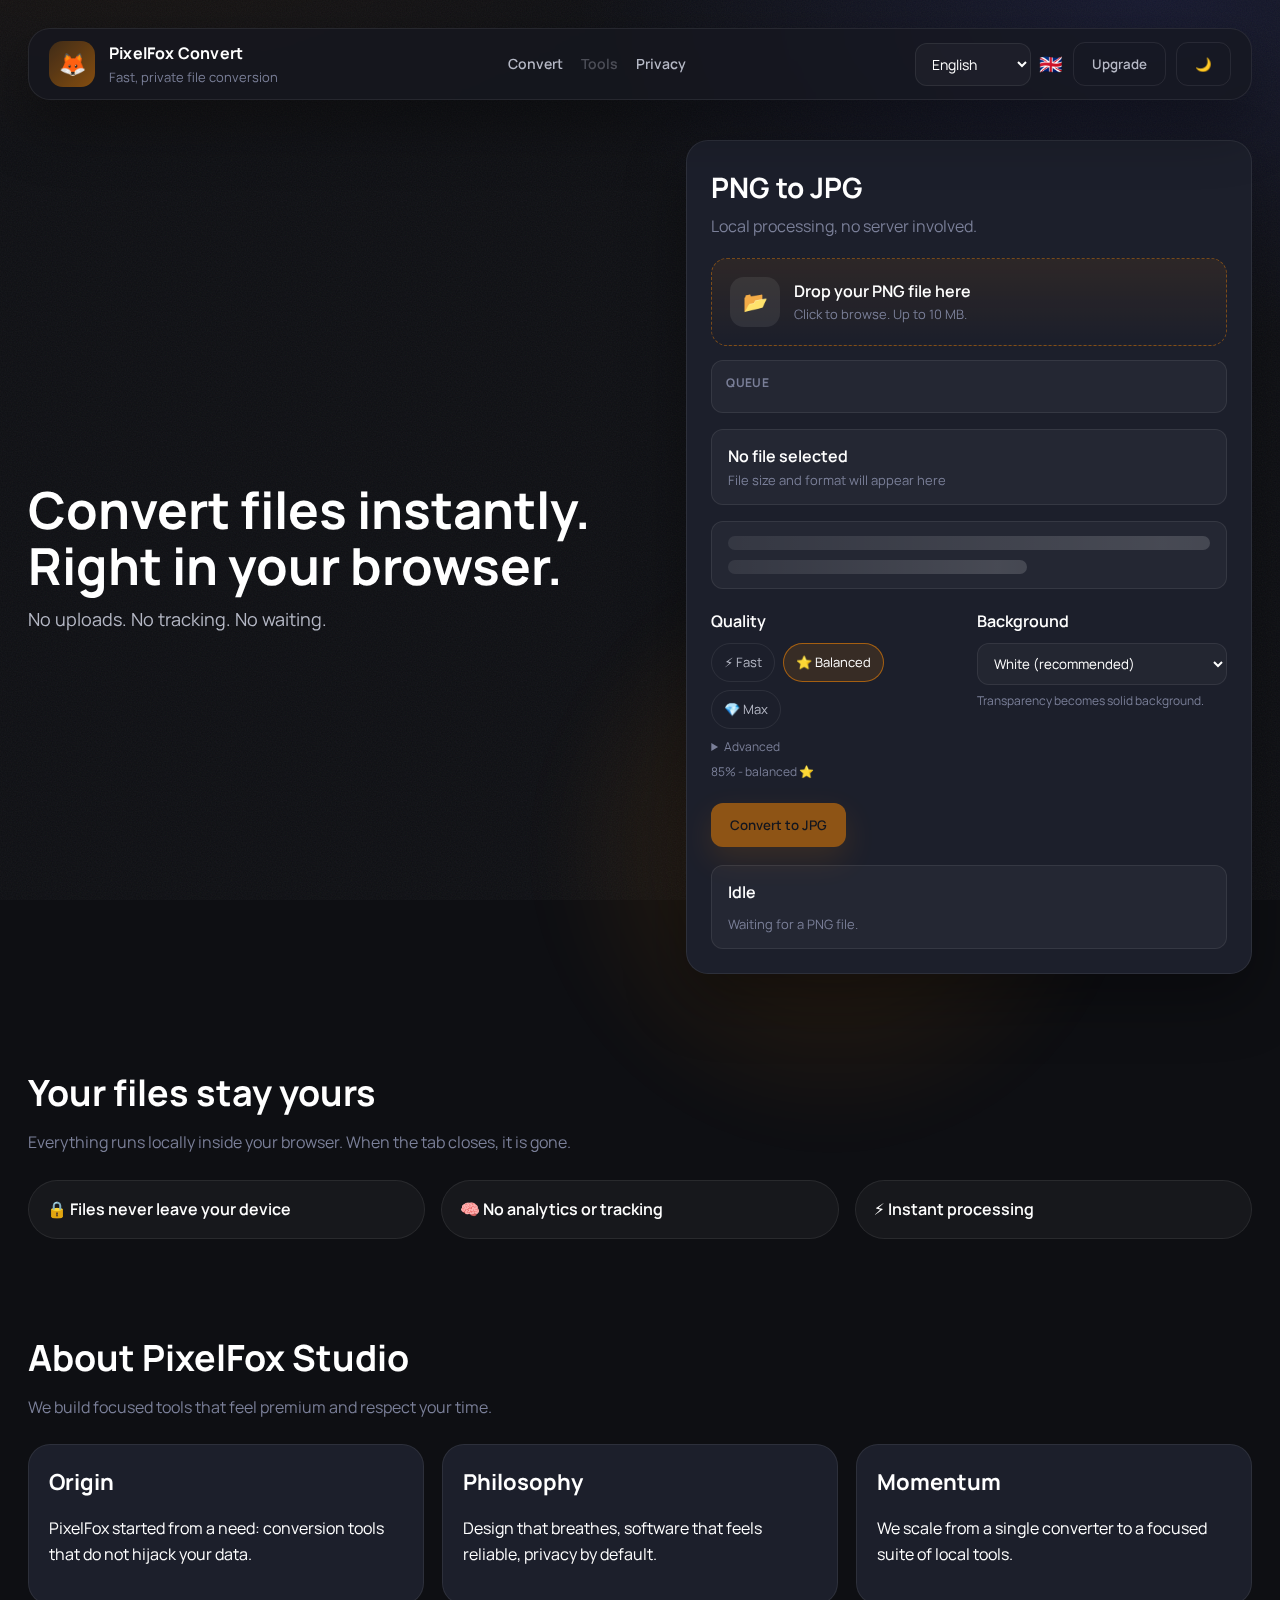
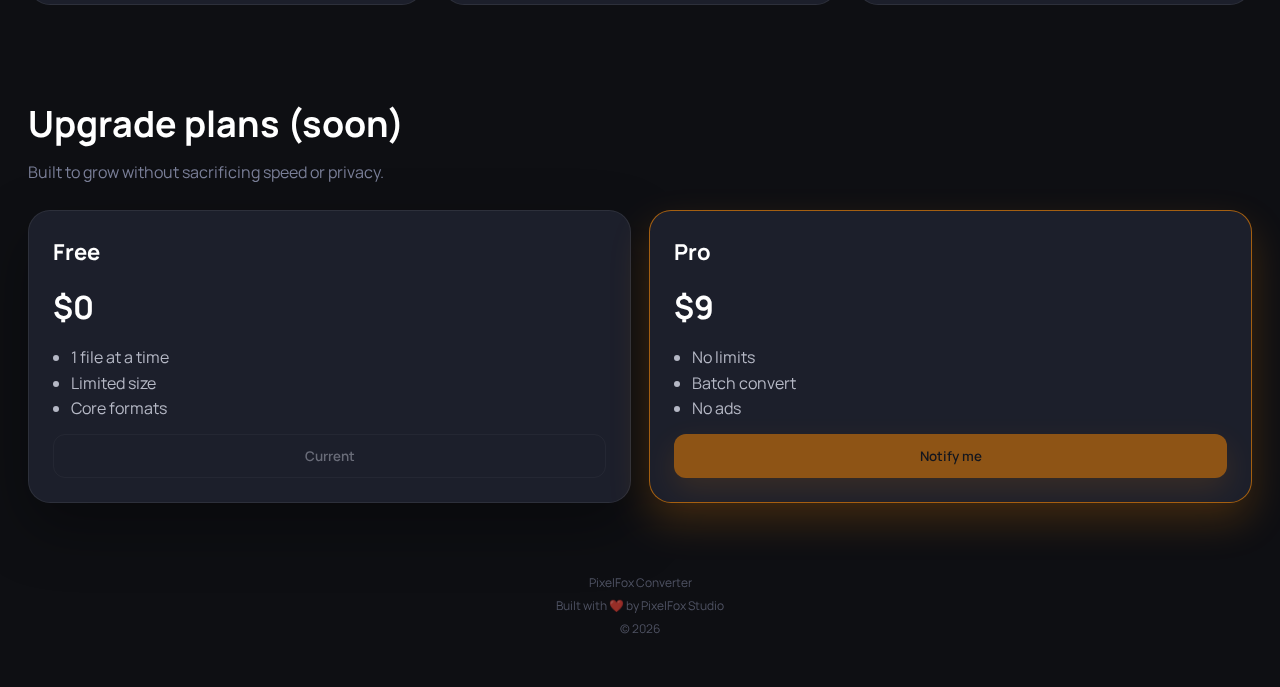
<file: index.html>
﻿<!doctype html>
<html lang="en" data-theme="dark">
<head>
  <meta charset="utf-8" />
  <meta name="viewport" content="width=device-width, initial-scale=1" />
  <title>PixelFox Converter — Fast & Private PNG to JPG (Local)</title>
  <meta name="description" content="Convert PNG to JPG locally in your browser. No uploads, fast, private, and free." />
  <meta property="og:title" content="PixelFox Converter" />
  <meta property="og:site_name" content="PixelFox Converter" />
  <meta property="og:description" content="Fast. Private. Local." />
  <meta property="og:image" content="https://pixelfox.dev/assets/images/og.png" />
  <meta property="og:image:width" content="1200" />
  <meta property="og:image:height" content="630" />
  <meta property="og:type" content="website" />
  <meta name="twitter:card" content="summary_large_image" />
  <meta name="twitter:title" content="PixelFox Converter" />
  <meta name="twitter:description" content="Fast. Private. Local." />
  <meta name="twitter:image" content="https://pixelfox.dev/assets/images/og.png" />
  <meta name="theme-color" content="#0e0f13" />
  <link rel="manifest" href="/manifest.json" />
  <link rel="apple-touch-icon" sizes="180x180" href="/assets/images/icon-180.png" />
  <link rel="apple-touch-icon" sizes="192x192" href="/assets/images/icon-192.png" />
  <link rel="icon" type="image/png" sizes="16x16" href="/assets/images/favicon-16.png" />
  <link rel="icon" type="image/png" sizes="32x32" href="/assets/images/favicon-32.png" />
  <link rel="icon" type="image/png" sizes="48x48" href="/assets/images/favicon-48.png" />
  <link rel="icon" type="image/png" sizes="64x64" href="/assets/images/favicon-64.png" />
  <link rel="preconnect" href="https://fonts.googleapis.com" />
  <link rel="preconnect" href="https://fonts.gstatic.com" crossorigin />
  <link href="https://fonts.googleapis.com/css2?family=Manrope:wght@400;500;600;700&display=swap" rel="stylesheet" />
  <link rel="stylesheet" href="style.css" />
</head>
<body>
  <div class="noise"></div>
  <div class="glow"></div>

  <header class="topbar">
    <div class="brand">
      <div class="brand-mark" aria-hidden="true">🦊</div>
      <div class="brand-text">
        <div class="brand-title">PixelFox Convert</div>
        <div class="brand-subtitle">Fast, private file conversion</div>
      </div>
    </div>

    <nav class="nav">
      <a href="#convert" class="nav-link">Convert</a>
      <span class="nav-link disabled" aria-disabled="true">Tools</span>
      <a href="#privacy" class="nav-link">Privacy</a>
    </nav>

    <div class="top-actions">
      <div id="offlineBadge" class="offline-badge" hidden>📴 Offline mode</div>
      <div class="language-picker">
        <label for="languageSelect" class="sr-only">Language</label>
        <select id="languageSelect" aria-label="Language selector">
          <option value="en" selected>English</option>
          <option value="ru">Русский</option>
        </select>
        <span id="languageFlag" class="language-flag" aria-hidden="true">🇬🇧</span>
      </div>
      <button id="installBtn" class="btn ghost" hidden>Install app</button>
      <button id="upgradeBtn" class="btn ghost">Upgrade</button>
      <button id="themeToggle" class="btn ghost" aria-label="Toggle theme">🌙</button>
    </div>
  </header>

  <main class="page">
    <section class="hero" id="convert">
      <div class="hero-text">
        <h1>Convert files instantly. Right in your browser.</h1>
        <p>No uploads. No tracking. No waiting.</p>
      </div>

      <section class="card converter" aria-live="polite">
        <div class="card-head">
          <div>
            <h2>PNG to JPG</h2>
            <p class="muted">Local processing, no server involved.</p>
          </div>
        </div>

        <div class="dropzone" id="dropzone" role="button" tabindex="0" aria-label="Upload PNG file">
          <input id="fileInput" type="file" accept="image/png" multiple hidden />
          <div class="dz-icon">📂</div>
          <div>
            <div class="dz-title">Drop your PNG file here</div>
            <div class="dz-meta">Click to browse. Up to 10 MB.</div>
          </div>
          <img id="preview" class="preview" alt="PNG preview" hidden />
        </div>
        <div class="queue-panel" id="queuePanel" hidden>
          <div class="queue-title">Queue</div>
          <div id="queueList" class="queue-list"></div>
        </div>

        <div class="file-info" id="fileInfo">
          <div class="file-name" id="fileName">No file selected</div>
          <div class="file-meta" id="fileMeta">File size and format will appear here</div>
        </div>
        <div class="file-skeleton" id="fileSkeleton" hidden aria-hidden="true">
          <div class="skeleton-line"></div>
          <div class="skeleton-line short"></div>
        </div>
        <div class="result-stats" id="resultStats" hidden></div>

        <div class="settings">
          <div class="control">
            <label for="qualityRange">Quality</label>
            <div class="preset-row">
              <button type="button" class="preset-btn active" data-quality="0.70">⚡ Fast</button>
              <button type="button" class="preset-btn" data-quality="0.85">⭐ Balanced</button>
              <button type="button" class="preset-btn" data-quality="0.95">💎 Max</button>
            </div>
            <details class="advanced-quality">
              <summary>Advanced</summary>
              <div class="control-row">
                <input id="qualityRange" type="range" min="0.7" max="0.95" step="0.01" value="0.85" />
                <span id="qualityValue">85%</span>
              </div>
            </details>
            <div class="control-hint" id="qualityHint">85% - balanced ⭐</div>
          </div>

          <div class="control">
            <label for="bgSelect">Background</label>
            <select id="bgSelect">
              <option value="white" selected>White (recommended)</option>
              <option value="black">Black</option>
            </select>
            <div class="control-hint">Transparency becomes solid background.</div>
          </div>
        </div>

        <div class="actions">
          <button id="convertBtn" class="btn primary" disabled>Convert to JPG</button>
          <button id="resetBtn" class="btn ghost" disabled>Convert another</button>
          <a id="downloadLink" class="btn primary" href="#" download hidden>Download JPG</a>
        </div>

        <div class="state-panel">
          <div class="state" id="status">Idle</div>
          <div class="progress" id="progress" hidden>
            <div class="progress-bar" id="progressBar"></div>
          </div>
          <div class="state-note" id="stateNote">Waiting for a PNG file.</div>
        </div>

        <div class="error" id="error" aria-live="assertive" hidden></div>
      </section>
    </section>

    <section class="section" id="privacy">
      <div class="section-head">
        <h2>Your files stay yours</h2>
        <p class="muted">Everything runs locally inside your browser. When the tab closes, it is gone.</p>
      </div>
      <div class="pill-grid">
        <div class="pill">🔒 Files never leave your device</div>
        <div class="pill">🧠 No analytics or tracking</div>
        <div class="pill">⚡ Instant processing</div>
      </div>
    </section>

    <section class="section" id="about">
      <div class="section-head">
        <h2>About PixelFox Studio</h2>
        <p class="muted">We build focused tools that feel premium and respect your time.</p>
      </div>
      <div class="grid-cards">
        <div class="card small">
          <h3>Origin</h3>
          <p>PixelFox started from a need: conversion tools that do not hijack your data.</p>
        </div>
        <div class="card small">
          <h3>Philosophy</h3>
          <p>Design that breathes, software that feels reliable, privacy by default.</p>
        </div>
        <div class="card small">
          <h3>Momentum</h3>
          <p>We scale from a single converter to a focused suite of local tools.</p>
        </div>
      </div>
    </section>

    <section class="section" id="upgrade">
      <div class="section-head">
        <h2>Upgrade plans (soon)</h2>
        <p class="muted">Built to grow without sacrificing speed or privacy.</p>
      </div>
      <div class="grid-cards">
        <div class="card plan">
          <div class="plan-title">Free</div>
          <div class="plan-price">$0</div>
          <ul class="plan-list">
            <li>1 file at a time</li>
            <li>Limited size</li>
            <li>Core formats</li>
          </ul>
          <button class="btn ghost" disabled>Current</button>
        </div>
        <div class="card plan highlight">
          <div class="plan-title">Pro</div>
          <div class="plan-price">$9</div>
          <ul class="plan-list">
            <li>No limits</li>
            <li>Batch convert</li>
            <li>No ads</li>
          </ul>
          <button class="btn primary" disabled>Notify me</button>
        </div>
      </div>
    </section>
  </main>

  <footer class="footer">
    <span>PixelFox Converter</span>
    <span>Built with ❤️ by PixelFox Studio</span>
    <span>© 2026</span>
  </footer>

  <script src="script.js"></script>
</body>
</html>
</file>
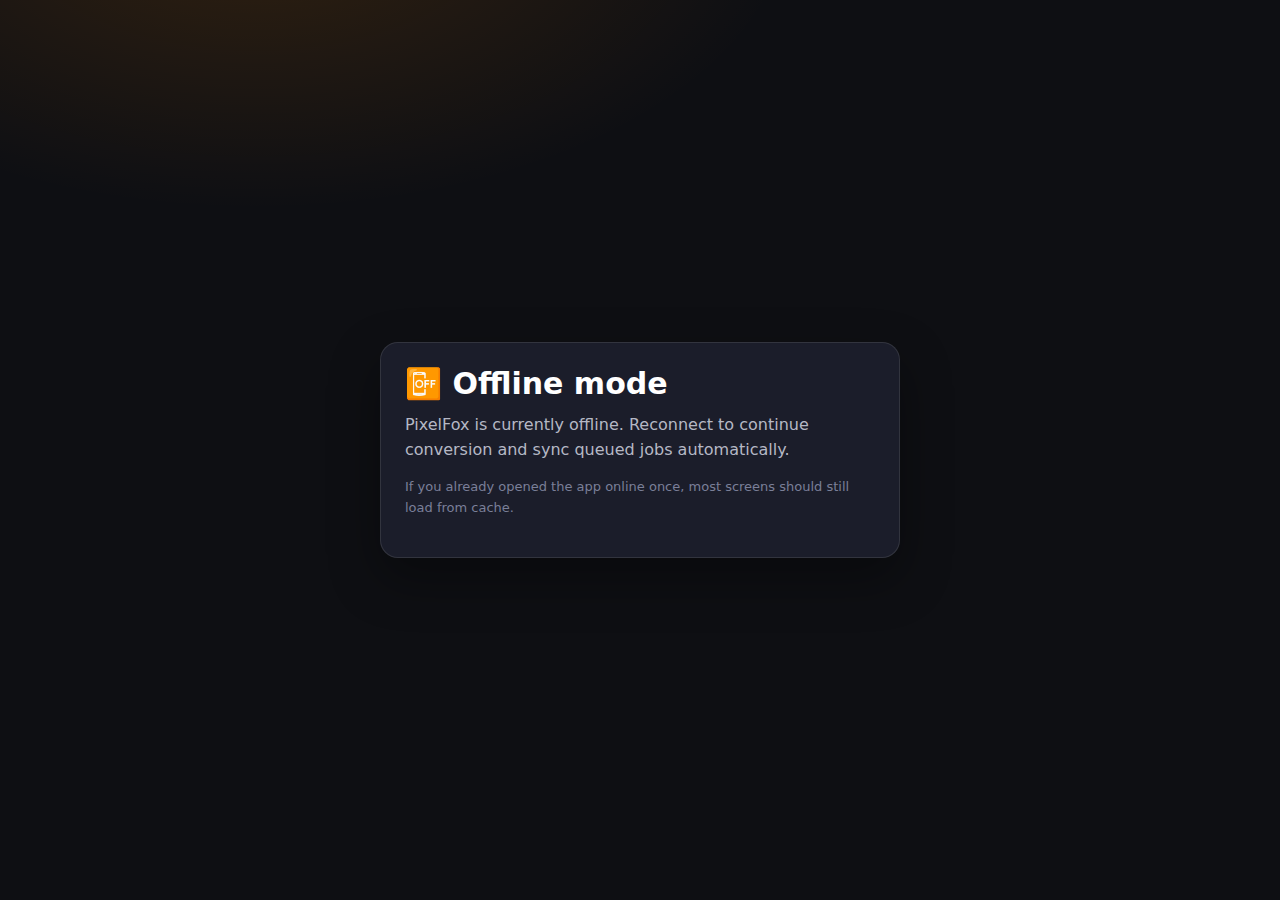
<file: offline.html>
<!doctype html>
<html lang="en">
<head>
  <meta charset="utf-8" />
  <meta name="viewport" content="width=device-width, initial-scale=1" />
  <title>PixelFox Converter - Offline</title>
  <meta name="theme-color" content="#0e0f13" />
  <style>
    :root {
      color-scheme: dark;
    }

    * {
      box-sizing: border-box;
    }

    body {
      margin: 0;
      min-height: 100vh;
      display: grid;
      place-items: center;
      padding: 24px;
      background: radial-gradient(900px 500px at 20% -10%, rgba(255, 138, 0, 0.15), transparent 60%),
        #0e0f13;
      color: #fff;
      font-family: "Manrope", system-ui, sans-serif;
    }

    .card {
      max-width: 520px;
      width: 100%;
      background: rgba(28, 31, 43, 0.95);
      border: 1px solid rgba(255, 255, 255, 0.1);
      border-radius: 18px;
      padding: 24px;
      box-shadow: 0 20px 50px rgba(0, 0, 0, 0.35);
    }

    h1 {
      margin: 0 0 10px;
      font-size: 30px;
      line-height: 1.15;
    }

    p {
      margin: 0 0 14px;
      color: #b5b8c5;
      line-height: 1.6;
    }

    .hint {
      font-size: 13px;
      color: #7a7f98;
    }
  </style>
</head>
<body>
  <main class="card">
    <h1>📴 Offline mode</h1>
    <p>PixelFox is currently offline. Reconnect to continue conversion and sync queued jobs automatically.</p>
    <p class="hint">If you already opened the app online once, most screens should still load from cache.</p>
  </main>
</body>
</html>
</file>
<file: style.css>
﻿:root {
  --bg-primary: #0e0f13;
  --bg-secondary: #151720;
  --card-bg: #1c1f2b;
  --accent: #ff8a00;
  --accent-hover: #ffa733;
  --accent-glow: rgba(255, 138, 0, 0.25);
  --text-primary: #ffffff;
  --text-secondary: #b5b8c5;
  --text-muted: #7a7f98;
  --error: #ff4d4d;
  --warning: #ffb020;
  --success: #4dff88;
  --border: rgba(255, 255, 255, 0.08);
  --shadow: 0 24px 60px rgba(0, 0, 0, 0.35);
  --radius-lg: 22px;
  --radius-md: 16px;
  --radius-sm: 12px;
  --transition: 220ms cubic-bezier(0.2, 0.8, 0.2, 1);
}

[data-theme="light"] {
  --bg-primary: #f6f4f2;
  --bg-secondary: #ffffff;
  --card-bg: #f9f7f2;
  --text-primary: #101217;
  --text-secondary: #3c4252;
  --text-muted: #6a7286;
  --border: rgba(16, 18, 23, 0.08);
  --shadow: 0 18px 40px rgba(16, 18, 23, 0.12);
}

* {
  box-sizing: border-box;
}

body {
  margin: 0;
  font-family: "Manrope", system-ui, sans-serif;
  color: var(--text-primary);
  background: radial-gradient(1200px 700px at 10% -10%, rgba(255, 138, 0, 0.08), transparent 55%),
    radial-gradient(1000px 600px at 90% 0%, rgba(83, 96, 255, 0.12), transparent 58%),
    var(--bg-primary);
  min-height: 100vh;
  padding: 28px 28px 48px;
  line-height: 1.6;
}

.noise {
  position: fixed;
  inset: 0;
  background-image: url("data:image/svg+xml,%3Csvg xmlns='http://www.w3.org/2000/svg' width='120' height='120' viewBox='0 0 120 120'%3E%3Cfilter id='n'%3E%3CfeTurbulence type='fractalNoise' baseFrequency='0.8' numOctaves='2' stitchTiles='stitch'/%3E%3C/filter%3E%3Crect width='120' height='120' filter='url(%23n)' opacity='0.06'/%3E%3C/svg%3E");
  pointer-events: none;
  z-index: -2;
}

.glow {
  position: fixed;
  inset: auto 10% -30% auto;
  width: 50vw;
  height: 50vw;
  background: radial-gradient(circle, rgba(255, 138, 0, 0.14), transparent 65%);
  filter: blur(20px);
  pointer-events: none;
  z-index: -1;
}

.topbar {
  display: flex;
  align-items: center;
  justify-content: space-between;
  gap: 20px;
  padding: 12px 20px;
  border-radius: var(--radius-lg);
  background: color-mix(in srgb, var(--bg-secondary) 70%, transparent);
  border: 1px solid var(--border);
  backdrop-filter: blur(14px);
  box-shadow: var(--shadow);
  position: sticky;
  top: 18px;
  z-index: 10;
}

.brand {
  display: flex;
  align-items: center;
  gap: 14px;
}

.brand-mark {
  width: 46px;
  height: 46px;
  border-radius: 14px;
  display: grid;
  place-items: center;
  background: linear-gradient(135deg, rgba(255, 138, 0, 0.18), rgba(255, 138, 0, 0.48));
  font-size: 22px;
}

.brand-title {
  font-weight: 700;
  letter-spacing: 0.2px;
}

.brand-subtitle {
  color: var(--text-muted);
  font-size: 13px;
}

.nav {
  display: flex;
  gap: 18px;
  align-items: center;
}

.nav-link {
  text-decoration: none;
  color: var(--text-secondary);
  font-weight: 600;
  font-size: 14px;
  transition: color var(--transition);
}

.nav-link:hover {
  color: var(--text-primary);
}

.nav-link.disabled {
  opacity: 0.35;
  cursor: not-allowed;
}

.top-actions {
  display: flex;
  gap: 10px;
  align-items: center;
}

.offline-badge {
  padding: 8px 10px;
  border-radius: 999px;
  border: 1px solid rgba(255, 77, 77, 0.35);
  background: rgba(255, 77, 77, 0.12);
  color: #ffb3b3;
  font-size: 12px;
  font-weight: 700;
  white-space: nowrap;
}

.language-picker {
  display: flex;
  align-items: center;
  gap: 8px;
}

.language-picker select {
  width: auto;
  min-width: 116px;
  padding: 10px 12px;
  border-radius: var(--radius-sm);
  border: 1px solid var(--border);
  background: rgba(255, 255, 255, 0.03);
  color: var(--text-primary);
  font-size: 14px;
}

.language-flag {
  font-size: 19px;
  line-height: 1;
}

.sr-only {
  position: absolute;
  width: 1px;
  height: 1px;
  padding: 0;
  margin: -1px;
  overflow: hidden;
  clip: rect(0, 0, 0, 0);
  white-space: nowrap;
  border: 0;
}

.page {
  display: flex;
  flex-direction: column;
  gap: 90px;
  margin-top: 40px;
}

.hero {
  display: grid;
  gap: 36px;
  grid-template-columns: minmax(0, 1.1fr) minmax(0, 1fr);
  align-items: center;
}

.hero-text h1 {
  font-size: clamp(40px, 4vw, 56px);
  margin: 0 0 12px;
  line-height: 1.1;
}

.hero-text p {
  font-size: 18px;
  color: var(--text-secondary);
  margin: 0;
}

.card {
  background: var(--card-bg);
  border-radius: var(--radius-lg);
  padding: 24px;
  border: 1px solid var(--border);
  box-shadow: var(--shadow);
}

.card-head {
  display: flex;
  align-items: center;
  justify-content: space-between;
  gap: 12px;
  margin-bottom: 18px;
}

.card h2 {
  margin: 0 0 4px;
  font-size: 28px;
}

.badge {
  padding: 6px 12px;
  border-radius: 999px;
  background: rgba(255, 138, 0, 0.18);
  color: var(--accent);
  font-weight: 600;
  font-size: 12px;
}

.muted {
  color: var(--text-muted);
  margin: 0;
}

.dropzone {
  display: flex;
  gap: 14px;
  align-items: center;
  padding: 18px;
  border-radius: var(--radius-md);
  border: 1px dashed rgba(255, 138, 0, 0.4);
  background: linear-gradient(180deg, rgba(255, 138, 0, 0.08), transparent);
  cursor: pointer;
  transition: transform var(--transition), border-color var(--transition), box-shadow var(--transition);
}

.dropzone:hover,
.dropzone:focus {
  outline: none;
  border-color: var(--accent);
  box-shadow: 0 0 0 4px var(--accent-glow);
  transform: translateY(-2px) scale(1.01);
}

.dropzone.dragging {
  border-color: var(--accent-hover);
  box-shadow: 0 0 0 6px rgba(255, 167, 51, 0.2);
}

.dz-icon {
  width: 50px;
  height: 50px;
  border-radius: 14px;
  display: grid;
  place-items: center;
  background: rgba(255, 255, 255, 0.08);
  font-size: 20px;
}

.dz-title {
  font-weight: 600;
  font-size: 16px;
}

.dz-meta {
  font-size: 13px;
  color: var(--text-muted);
}

.preview {
  width: 68px;
  height: 68px;
  border-radius: 12px;
  object-fit: cover;
  border: 1px solid var(--border);
  margin-left: auto;
  box-shadow: 0 10px 20px rgba(0, 0, 0, 0.2);
}

.preview.skeleton {
  background: linear-gradient(90deg, rgba(255, 255, 255, 0.08), rgba(255, 255, 255, 0.16), rgba(255, 255, 255, 0.08));
  background-size: 180% 100%;
  border-style: dashed;
  animation: shimmer 1.2s linear infinite;
}

.preview.reveal {
  animation: preview-in 320ms cubic-bezier(0.2, 0.8, 0.2, 1);
}

.file-info {
  margin-top: 16px;
  padding: 14px 16px;
  border-radius: var(--radius-sm);
  background: rgba(255, 255, 255, 0.04);
  border: 1px solid var(--border);
}

.queue-panel {
  margin-top: 14px;
  padding: 12px 14px;
  border-radius: var(--radius-sm);
  background: rgba(255, 255, 255, 0.04);
  border: 1px solid var(--border);
  display: grid;
  gap: 8px;
}

.queue-title {
  font-size: 12px;
  font-weight: 700;
  letter-spacing: 0.4px;
  text-transform: uppercase;
  color: var(--text-muted);
}

.queue-list {
  display: grid;
  gap: 6px;
}

.queue-item {
  display: flex;
  justify-content: space-between;
  gap: 10px;
  font-size: 13px;
}

.queue-item .status {
  color: var(--text-muted);
}

.file-skeleton {
  margin-top: 16px;
  padding: 14px 16px;
  border-radius: var(--radius-sm);
  background: rgba(255, 255, 255, 0.04);
  border: 1px solid var(--border);
  display: grid;
  gap: 10px;
}

.skeleton-line {
  height: 14px;
  border-radius: 999px;
  background: linear-gradient(90deg, rgba(255, 255, 255, 0.08), rgba(255, 255, 255, 0.16), rgba(255, 255, 255, 0.08));
  background-size: 180% 100%;
  animation: shimmer 1.2s linear infinite;
}

.skeleton-line.short {
  width: 62%;
}

.file-name {
  font-weight: 600;
}

.file-meta {
  font-size: 13px;
  color: var(--text-muted);
}

.settings {
  display: grid;
  grid-template-columns: repeat(auto-fit, minmax(200px, 1fr));
  gap: 16px;
  margin-top: 20px;
}

.control label {
  display: block;
  font-weight: 600;
  margin-bottom: 8px;
}

.control-row {
  display: flex;
  align-items: center;
  gap: 12px;
}

.preset-row {
  display: flex;
  flex-wrap: wrap;
  gap: 8px;
}

.preset-btn {
  border: 1px solid var(--border);
  background: transparent;
  color: var(--text-secondary);
  border-radius: 999px;
  padding: 8px 12px;
  font: inherit;
  font-size: 13px;
  cursor: pointer;
}

.preset-btn.active {
  border-color: rgba(255, 138, 0, 0.55);
  color: var(--text-primary);
  background: rgba(255, 138, 0, 0.12);
}

.advanced-quality summary {
  margin-top: 8px;
  cursor: pointer;
  color: var(--text-muted);
  font-size: 12px;
}

.advanced-quality .control-row {
  margin-top: 8px;
}

.control-row input[type="range"] {
  width: 100%;
}

.control-hint {
  margin-top: 6px;
  font-size: 12px;
  color: var(--text-muted);
}

select {
  width: 100%;
  padding: 10px 12px;
  border-radius: var(--radius-sm);
  border: 1px solid var(--border);
  background: rgba(255, 255, 255, 0.03);
  color: var(--text-primary);
  font-family: inherit;
}

select option {
  background: #14161e;
}

.actions {
  display: flex;
  flex-wrap: wrap;
  gap: 12px;
  margin-top: 22px;
}

.actions.done #downloadLink {
  padding: 14px 24px;
  font-size: 16px;
}

.result-stats {
  margin-top: 12px;
  font-size: 13px;
  color: var(--text-secondary);
}

.btn {
  border: 1px solid transparent;
  padding: 12px 18px;
  border-radius: var(--radius-sm);
  font-weight: 600;
  font-family: inherit;
  cursor: pointer;
  transition: transform var(--transition), box-shadow var(--transition), background var(--transition);
}

.btn.primary {
  background: var(--accent);
  color: #0b0d12;
  box-shadow: 0 12px 30px var(--accent-glow);
}

.btn.primary:hover {
  background: var(--accent-hover);
  transform: translateY(-2px) scale(1.02);
}

.btn.ghost {
  background: transparent;
  color: var(--text-secondary);
  border: 1px solid var(--border);
}

.btn:disabled {
  opacity: 0.5;
  cursor: not-allowed;
}

.state-panel {
  margin-top: 18px;
  padding: 14px 16px;
  border-radius: var(--radius-sm);
  background: rgba(255, 255, 255, 0.04);
  border: 1px solid var(--border);
  display: grid;
  gap: 8px;
}

.state {
  font-weight: 600;
  display: flex;
  align-items: center;
  gap: 10px;
}

.state.loading::before {
  content: "";
  width: 14px;
  height: 14px;
  border-radius: 50%;
  border: 2px solid rgba(255, 255, 255, 0.3);
  border-top-color: var(--accent);
  animation: spin 1s linear infinite;
}

.state.success {
  color: var(--success);
}

.state.warning {
  color: var(--warning);
}

.state.error {
  color: var(--error);
}

.state-note {
  color: var(--text-muted);
  font-size: 13px;
}

.progress {
  height: 8px;
  border-radius: 999px;
  background: rgba(255, 255, 255, 0.08);
  overflow: hidden;
}

.progress-bar {
  height: 100%;
  width: 0;
  background: linear-gradient(90deg, var(--accent), var(--accent-hover));
  transition: width 260ms cubic-bezier(0.16, 0.84, 0.44, 1);
}

.progress-bar.done-glow {
  box-shadow: 0 0 14px rgba(255, 167, 51, 0.9);
}

.error {
  margin-top: 12px;
  padding: 12px 14px;
  border-radius: var(--radius-sm);
  background: rgba(255, 77, 77, 0.12);
  border: 1px solid rgba(255, 77, 77, 0.35);
  color: var(--error);
  font-size: 14px;
}

.section {
  display: grid;
  gap: 24px;
}

.section-head h2 {
  font-size: 36px;
  margin: 0 0 8px;
}

.pill-grid {
  display: grid;
  gap: 16px;
  grid-template-columns: repeat(auto-fit, minmax(220px, 1fr));
}

.pill {
  padding: 16px 18px;
  border-radius: 999px;
  border: 1px solid var(--border);
  background: rgba(255, 255, 255, 0.04);
  font-weight: 600;
}

.grid-cards {
  display: grid;
  gap: 18px;
  grid-template-columns: repeat(auto-fit, minmax(220px, 1fr));
}

.card.small {
  padding: 20px;
  box-shadow: none;
}

.card.small h3 {
  margin: 0 0 8px;
  font-size: 22px;
}

.plan {
  display: grid;
  gap: 12px;
}

.plan-title {
  font-size: 22px;
  font-weight: 700;
}

.plan-price {
  font-size: 32px;
  font-weight: 700;
}

.plan-list {
  margin: 0;
  padding-left: 18px;
  color: var(--text-secondary);
}

.card.highlight {
  border-color: rgba(255, 138, 0, 0.6);
  box-shadow: 0 18px 40px rgba(255, 138, 0, 0.2);
}

.footer {
  margin-top: 70px;
  display: flex;
  flex-direction: column;
  justify-content: center;
  align-items: center;
  gap: 4px;
  color: var(--text-muted);
  font-size: 12px;
  opacity: 0.6;
}

@keyframes spin {
  to {
    transform: rotate(360deg);
  }
}

@keyframes shimmer {
  to {
    background-position: -180% 0;
  }
}

@keyframes preview-in {
  from {
    opacity: 0;
    filter: blur(8px);
    transform: scale(0.96);
  }

  to {
    opacity: 1;
    filter: blur(0);
    transform: scale(1);
  }
}

@media (max-width: 1100px) {
  .hero {
    grid-template-columns: 1fr;
  }
}

@media (max-width: 720px) {
  body {
    padding-bottom: 96px;
  }

  .topbar {
    flex-direction: column;
    align-items: flex-start;
  }

  .nav {
    width: 100%;
    justify-content: flex-start;
  }

  .top-actions {
    width: 100%;
    justify-content: flex-start;
  }

  .language-picker {
    width: 100%;
  }

  .language-picker select {
    flex: 1;
  }

  .hero-text h1 {
    font-size: 36px;
  }

  .dropzone {
    padding: 22px;
  }

  .dz-icon {
    width: 58px;
    height: 58px;
    font-size: 24px;
  }

  .dz-meta {
    display: none;
  }

  .actions.done #downloadLink {
    position: fixed;
    left: 16px;
    right: 16px;
    bottom: 16px;
    z-index: 25;
    text-align: center;
  }
}

body.pwa-mode {
  padding-top: 0;
}

body.pwa-mode .topbar {
  top: 0;
  border-radius: 0 0 18px 18px;
}

body.pwa-mode #upgradeBtn {
  display: none;
}
</file>
